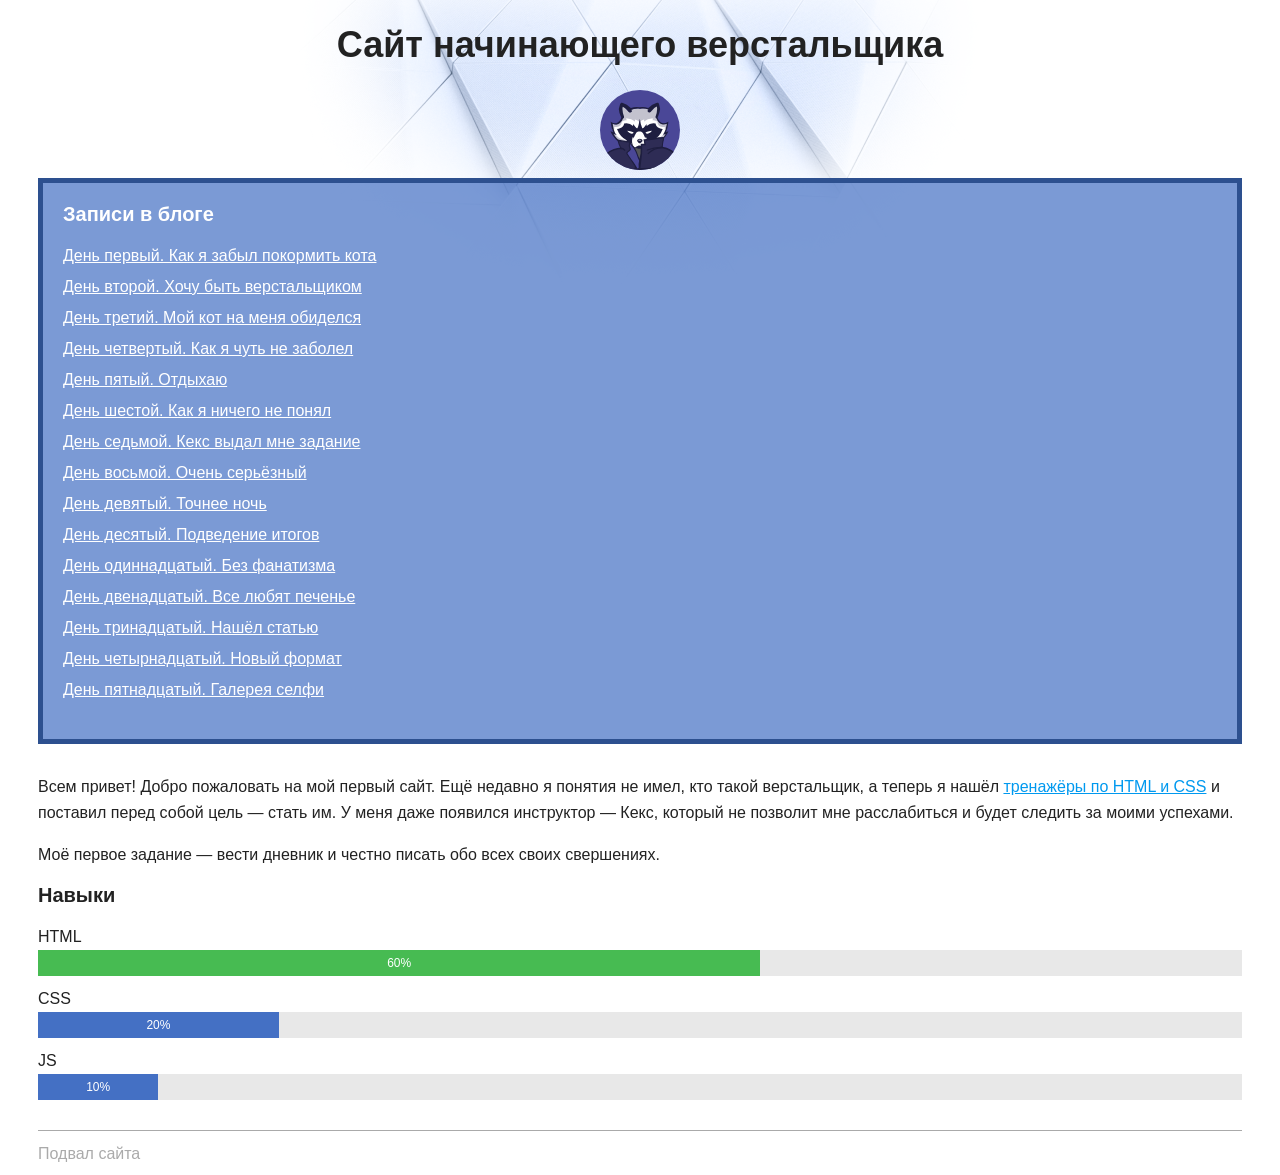
<file: html+css/index.html>
<!DOCTYPE html>
<html lang="ru">
  <head>
    <meta charset="utf-8">
    <title>Сайт начинающего верстальщика</title>
    <link rel="stylesheet" href="style.css">
  </head>
  <body>
    <header>
      <h1 class="page-title">Сайт начинающего верстальщика</h1>
    </header>
    <main>
      <div class="avatar-container">
        <img class="avatar" src="img/raccoon.svg" width="80" height="80" alt="Аватарка">
      </div>
      <nav class="blog-navigation">
        <h2>Записи в блоге</h2>
        <ul>
          <li><a href="day-1.html">День первый. Как я забыл покормить кота</a></li>
          <li><a href="day-2.html">День второй. Хочу быть верстальщиком</a></li>
          <li><a href="day-3.html">День третий. Мой кот на меня обиделся</a></li>
          <li><a href="day-4.html">День четвертый. Как я чуть не заболел</a></li>
          <li><a href="day-5.html">День пятый. Отдыхаю</a></li>
          <li><a href="day-6.html">День шестой. Как я ничего не понял</a></li>
          <li><a href="day-7.html">День седьмой. Кекс выдал мне задание</a></li>
          <li><a href="day-8.html">День восьмой. Очень серьёзный</a></li>
          <li><a href="day-9.html">День девятый. Точнее ночь</a></li>
          <li><a href="day-10.html">День десятый. Подведение итогов</a></li>
          <li><a href="day-11.html">День одиннадцатый. Без фанатизма</a></li>
          <li><a href="day-12.html">День двенадцатый. Все любят печенье</a></li>
          <li><a href="day-13.html">День тринадцатый. Нашёл статью</a></li>
          <li><a href="day-14.html">День четырнадцатый. Новый формат</a></li>
          <li><a href="day-15.html">День пятнадцатый. Галерея селфи</a></li>
        </ul>
      </nav>
      <section>
        <p>Всем привет! Добро пожаловать на мой первый сайт. Ещё недавно я понятия не имел, кто такой верстальщик, а теперь я нашёл <a href="https://htmlacademy.ru/courses">тренажёры по HTML и CSS</a> и поставил перед собой цель — стать им. У меня даже появился инструктор — Кекс, который не позволит мне расслабиться и будет следить за моими успехами.</p>
        <p>Моё первое задание — вести дневник и честно писать обо всех своих свершениях.</p>
      </section>
      <section>
        <h2>Навыки</h2>
        <dl class="skills">
          <dt>HTML</dt>
          <dd><div class="skills-level skills-level-ok" style="width: 60%;">60%</div></dd>
          <dt>CSS</dt>
          <dd><div class="skills-level" style="width: 20%;">20%</div></dd>
          <dt>JS</dt>
          <dd><div class="skills-level" style="width: 10%;">10%</div></dd>
        </dl>
      </section>
    </main>
    <footer>
      Подвал сайта
    </footer>
  </body>
</html>
</file>
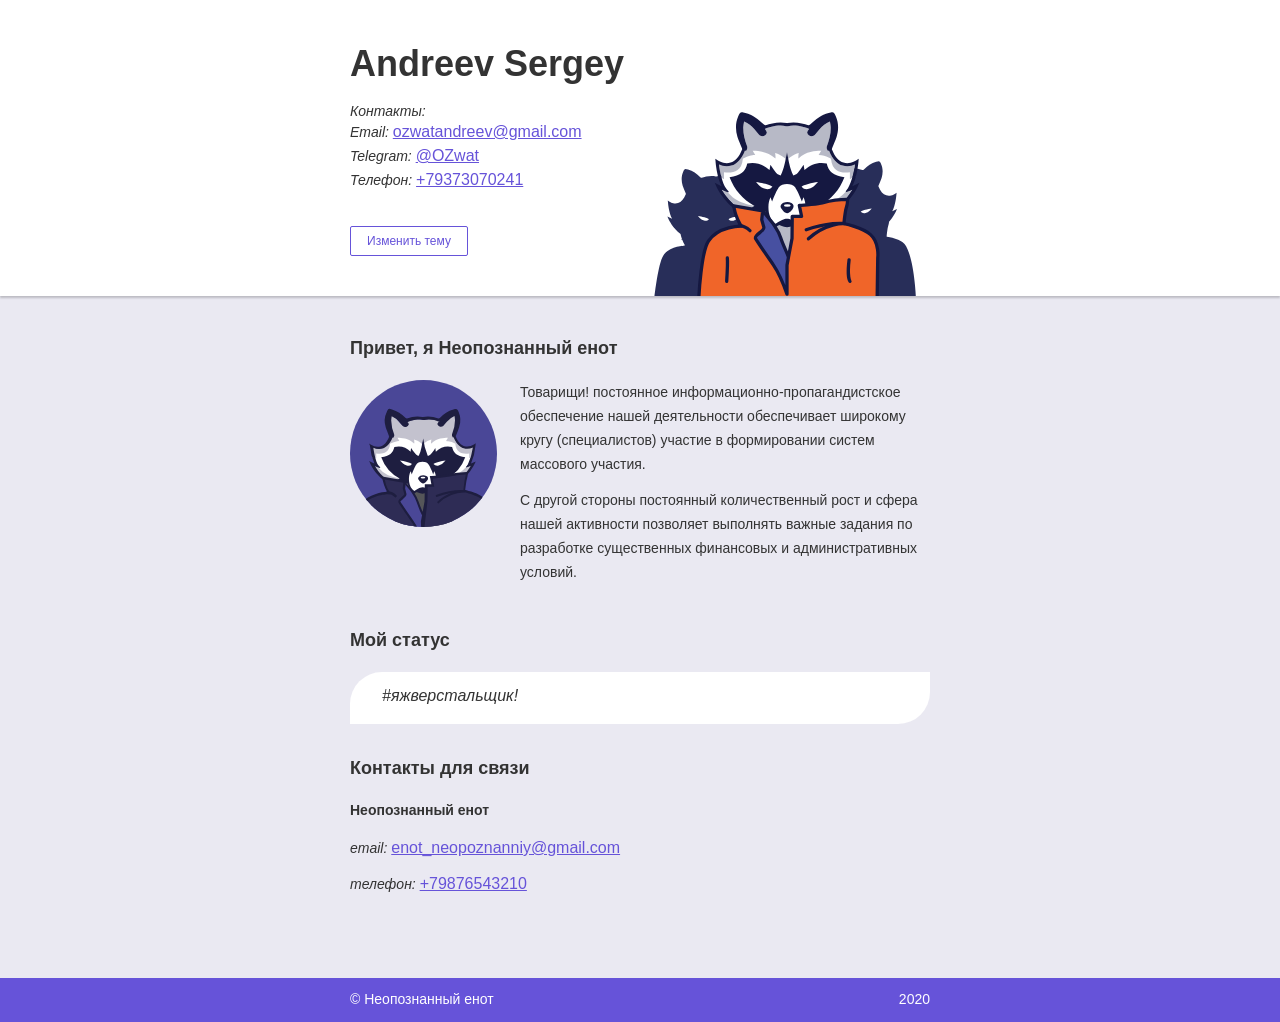
<file: html+js+css/index.html>
<!DOCTYPE html>
<html lang="ru">
<head>
  <meta charset="utf-8">
  <meta name="viewport" content="width=device-width, initial-scale=1.0">
  <link rel="stylesheet" href="style-themes.css">
  <title>AndreevQA</title>
</head>
<body class="page light-theme ">
  <header class="page-header">
    <div class="container">

      <h1 class="page-title">Andreev Sergey</h1>


      <p><i>Контакты:</i>
        <br>
       <i>Email:</i> <a href="mailto:ozwatandreev@gmail.com"> ozwatandreev@gmail.com</a>
<br>
    <i>Telegram:</i>  <a  href="https://t.me/ozwat">@OZwat</a>
        <br>
        <i>Телефон:</i> <a href="tel:+79373070241">+79373070241</a>
      </p>


     <button class="theme-button" type="button">Изменить тему</button>
    </div>
  </header>
  <main>
    <section class="about container">
      <h2 class="section-title">Привет, я Неопознанный енот</h2>
      <img class="about-image" src="img/unknown-raccoon.svg" width="147" height="147" alt="Неопознанный енот">
      <div class="about-content">
        <p>Товарищи! постоянное информационно-пропагандистское обеспечение нашей деятельности обеспечивает широкому кругу (специалистов) участие в формировании систем массового участия.</p>
        <p>С другой стороны постоянный количественный рост и сфера нашей активности позволяет выполнять важные задания по разработке существенных финансовых и административных условий.</p>
      </div>
    </section>
    <section class="status container">
      <h2 class="section-title">Мой статус</h2>
      <p>#яжверстальщик!</p>
    </section>
    <section class="contacts container">
      <h2 class="section-title">Контакты для связи</h2>
        <p class="contacts-name">Неопознанный енот</p>
        <p><i>email:</i> <a href="mailto:enot_neopoznanniy@gmail.com">enot_neopoznanniy@gmail.com</a></p>
        <p><i>телефон:</i> <a href="tel:+79876543210">+79876543210</a></p>
    </section>
  </main>
  <footer class="page-footer">
    <div class="container">
      <p>© Неопознанный енот</p>
      <p>2020</p>
    </div>
  </footer>
<script src="dark-light.js"></script>
</body>
</html>
</file>
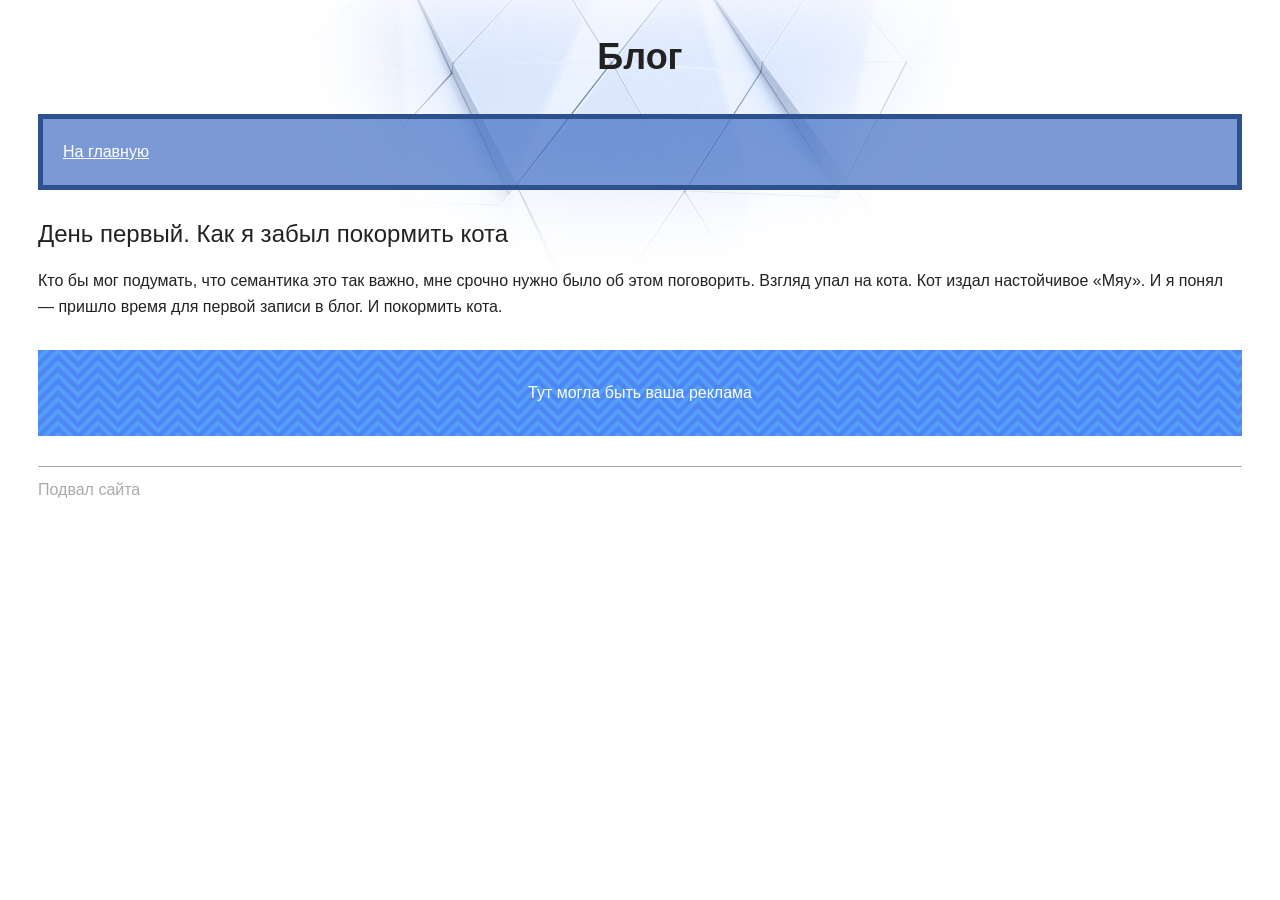
<file: html+css/day-1.html>
<!DOCTYPE html>
<html lang="ru">
  <head>
    <meta charset="utf-8">
    <title>Дневник начинающего верстальщика</title>
    <link rel="stylesheet" href="style.css">
  </head>
  <body>
    <header>
      <p class="page-title">Блог</p>
      <nav class="blog-navigation">
        <a href="index.html">На главную</a>
      </nav>
    </header>
    <main>
      <article>
        <h1>День первый. Как я забыл покормить кота</h1>
        <p>Кто бы мог подумать, что семантика это так важно, мне срочно нужно было об этом поговорить. Взгляд упал на кота. Кот издал настойчивое «Мяу». И я понял — пришло время для первой записи в блог. И покормить кота.</p>
      </article>
      <aside class="partnership">
        Тут могла быть ваша реклама
      </aside>
    </main>
    <footer>
      Подвал сайта
    </footer>
  </body>
</html>
</file>
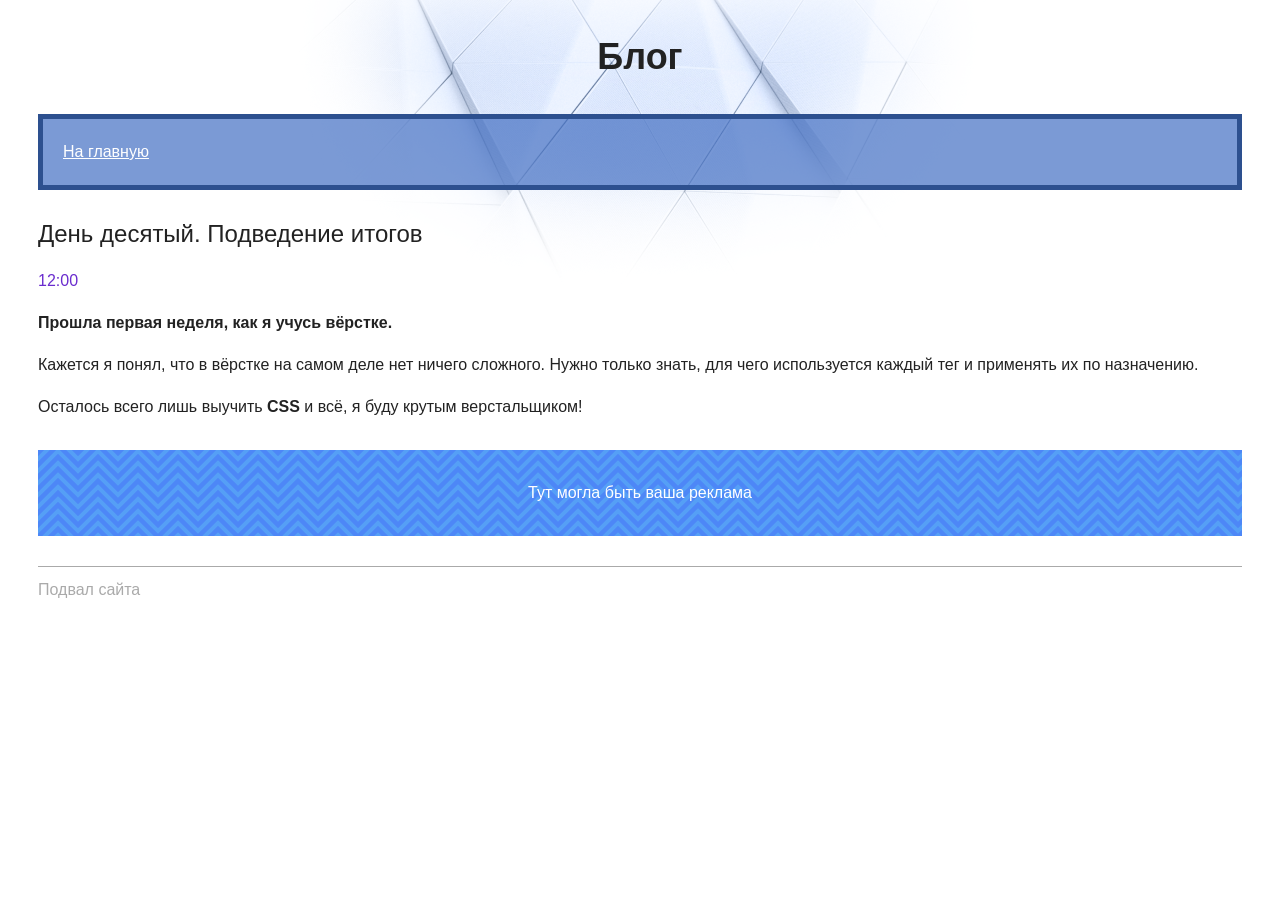
<file: html+css/day-10.html>
<!DOCTYPE html>
<html lang="ru">
  <head>
    <meta charset="utf-8">
    <title>Сайт начинающего верстальщика</title>
    <link rel="stylesheet" href="style.css">
  </head>
  <body>
    <header>
      <p class="page-title">Блог</p>
      <nav class="blog-navigation">
        <a href="index.html">На главную</a>
      </nav>
    </header>
    <main>
      <article>
        <h1>День десятый. Подведение итогов</h1>
        <time datetime="2018-11-28T12:00">12:00</time>

        <p><b>Прошла первая неделя, как я учусь вёрстке.</b></p>

        <p>Кажется я понял, что в вёрстке на самом деле нет ничего сложного. Нужно только знать, для чего используется каждый тег и применять их по назначению.</p>

        <p>Осталось всего лишь выучить <strong>CSS</strong> и всё, я буду крутым верстальщиком!</p>
      </article>
      <aside class="partnership">
        Тут могла быть ваша реклама
      </aside>
    </main>
    <footer>
      Подвал сайта
    </footer>
  </body>
</html>
</file>
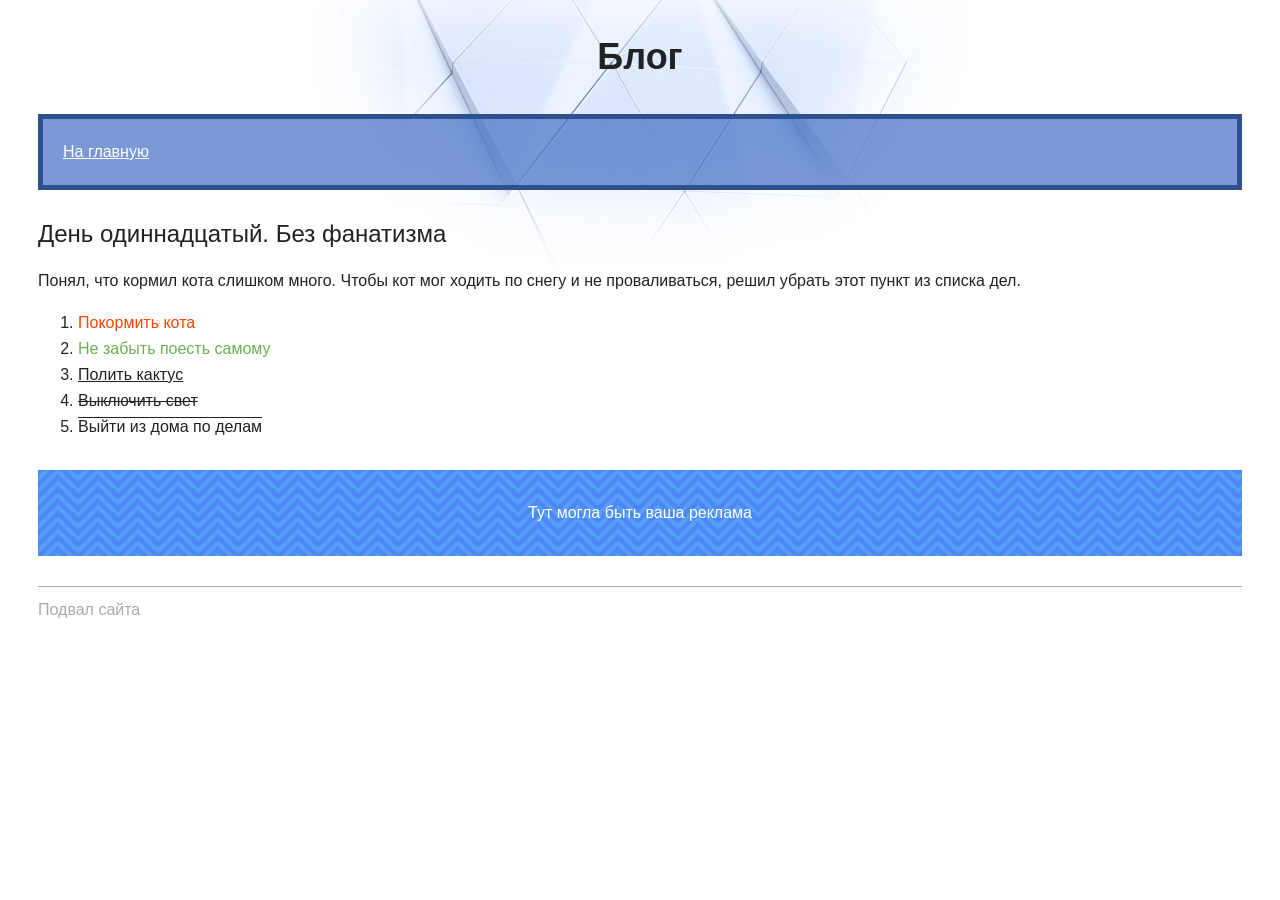
<file: html+css/day-11.html>
<!DOCTYPE html>
<html lang="ru">
  <head>
    <meta charset="utf-8">
    <title>Сайт начинающего верстальщика</title>
    <link rel="stylesheet" href="style.css">
  </head>
  <body>
    <header>
      <p class="page-title">Блог</p>
      <nav class="blog-navigation">
        <a href="index.html">На главную</a>
      </nav>
    </header>
    <main>
      <article>
        <h1>День одиннадцатый. Без фанатизма</h1>
        <p>Понял, что кормил кота слишком много. Чтобы кот мог ходить по снегу и не проваливаться, решил убрать этот пункт из списка дел.</p>
        <ol>
          <li><del>Покормить кота</del></li>
          <li><ins>Не забыть поесть самому</ins></li>
          <li class="underline">Полить кактус</li>
          <li class="line-through">Выключить свет</li>
          <li class="overline">Выйти из дома по делам</li>
        </ol>
      </article>
      <aside class="partnership">
        Тут могла быть ваша реклама
      </aside>
    </main>
    <footer>
      Подвал сайта
    </footer>
  </body>
</html>
</file>
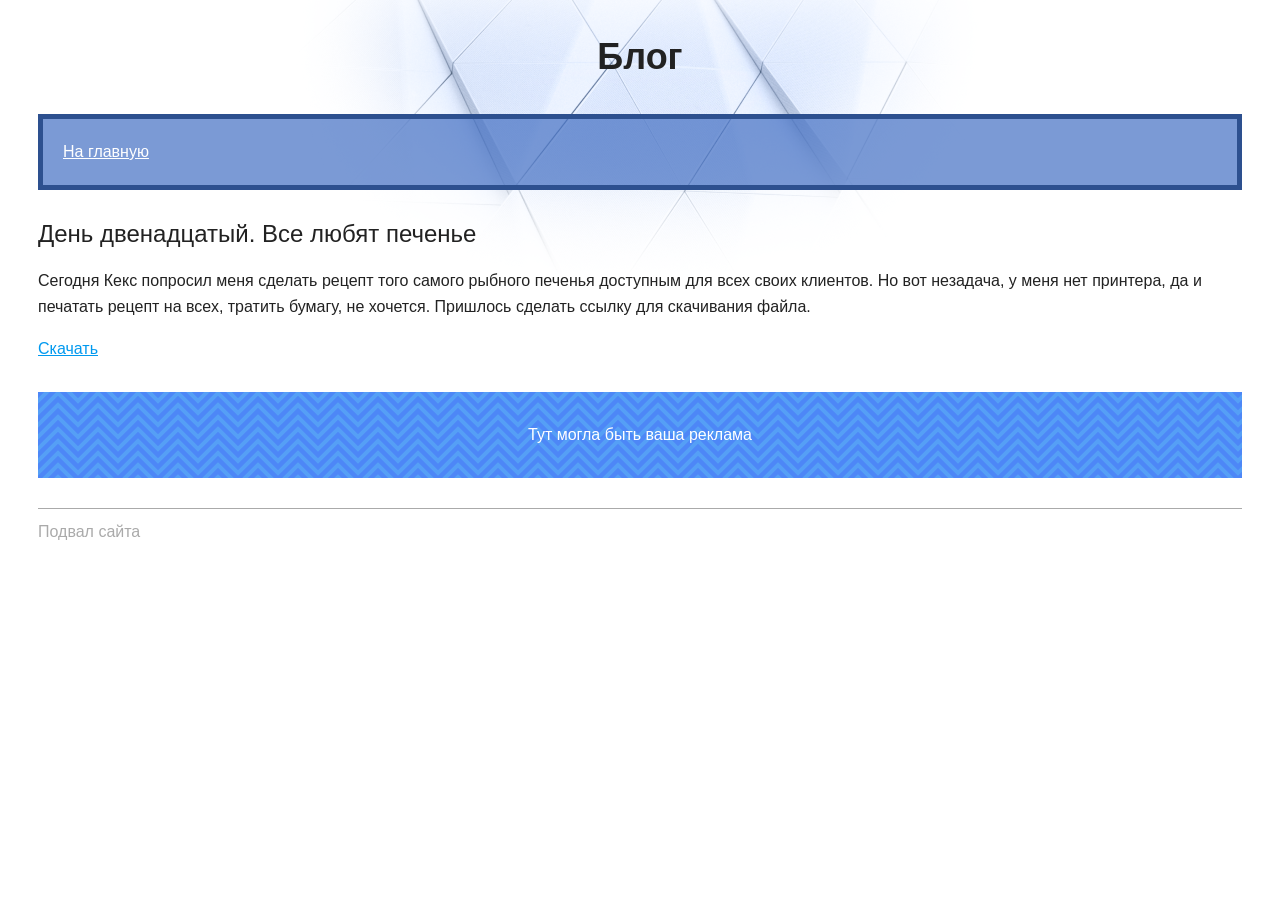
<file: html+css/day-12.html>
<!DOCTYPE html>
<html lang="ru">
  <head>
    <meta charset="utf-8">
    <title>Сайт начинающего верстальщика</title>
    <link rel="stylesheet" href="style.css">
  </head>
  <body>
    <header>
      <p class="page-title">Блог</p>
      <nav class="blog-navigation">
        <a href="index.html">На главную</a>
      </nav>
    </header>
    <main>
      <article>
        <h1>День двенадцатый. Все любят печенье</h1>
        <p>Сегодня Кекс попросил меня сделать рецепт <a>того самого рыбного печенья</a> доступным для всех своих клиентов. Но вот незадача, у меня нет принтера, да и печатать рецепт на всех, тратить бумагу, не хочется. Пришлось сделать ссылку для скачивания файла.</p>
        <p>
          <a href="files/recipe.pdf" download>Скачать</a>
        </p>
      </article>
      <aside class="partnership">
        Тут могла быть ваша реклама
      </aside>
    </main>
    <footer>
      Подвал сайта
    </footer>
  </body>
</html>
</file>
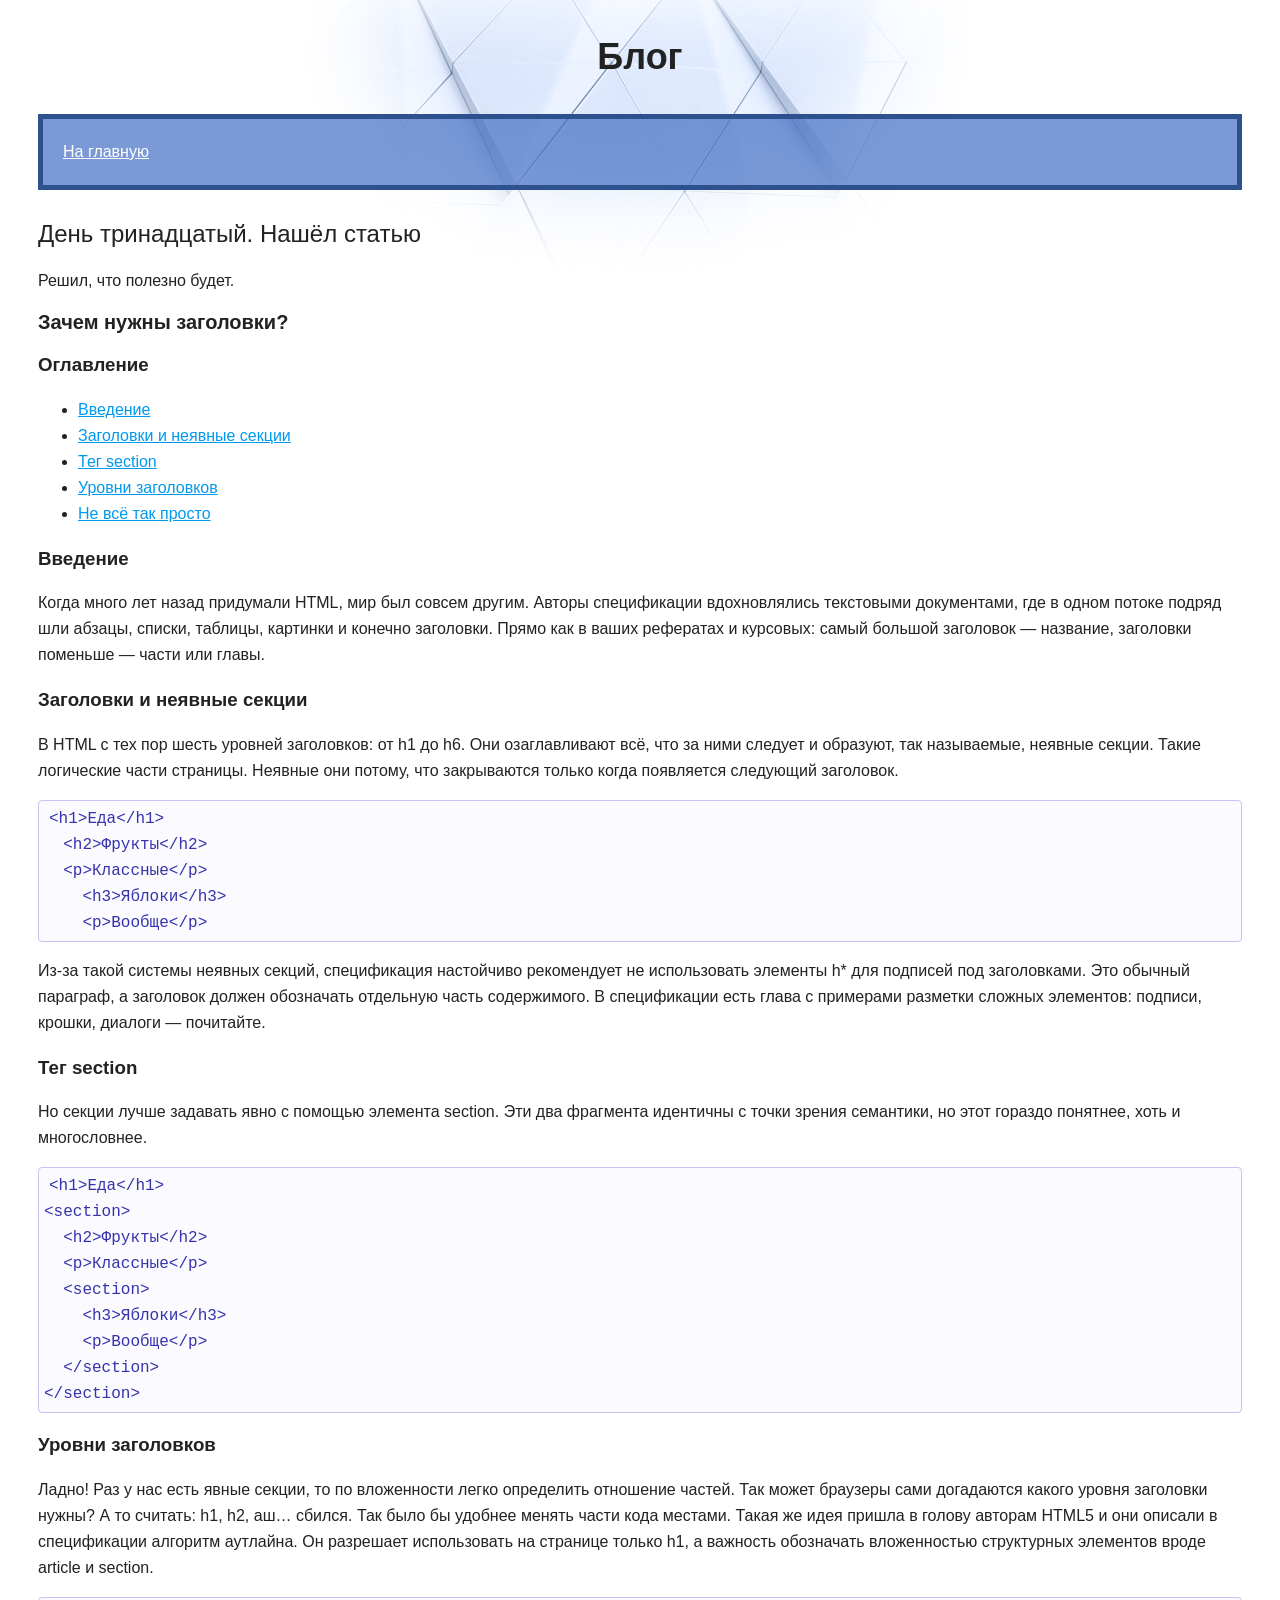
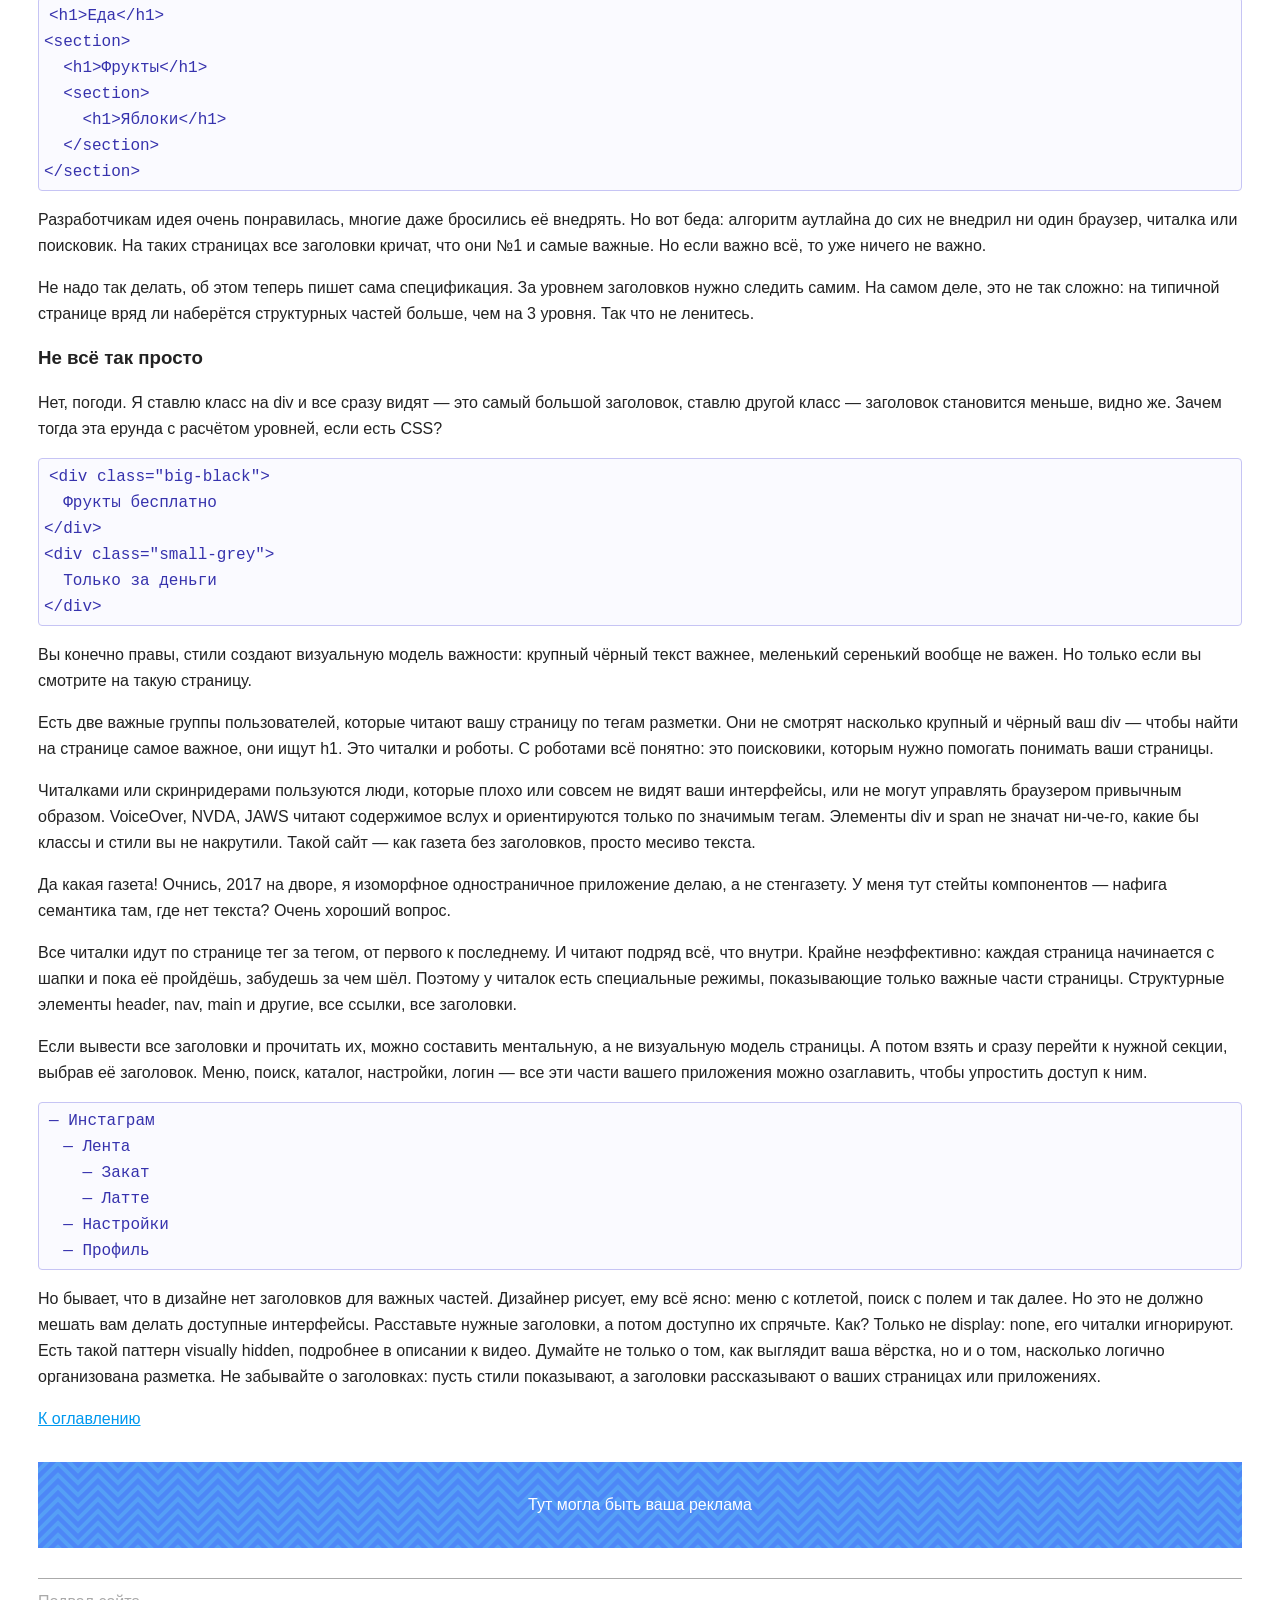
<file: html+css/day-13.html>
<!DOCTYPE html>
<html lang="ru">
  <head>
    <meta charset="utf-8">
    <title>Сайт начинающего верстальщика</title>
    <link rel="stylesheet" href="style.css">
  </head>
  <body>
    <header>
      <p class="page-title">Блог</p>
      <nav class="blog-navigation">
        <a href="index.html">На главную</a>
      </nav>
    </header>
    <main>
      <article>
        <h1>День тринадцатый. Нашёл статью</h1>
        <p>Решил, что полезно будет.</p>

        <h2>Зачем нужны заголовки?</h2>

        <h3 id="content">Оглавление</h3>
        <ul>
          <li>
            <a href="#intro">Введение</a>
          </li>
          <li>
            <a href="#heading">Заголовки и неявные секции</a>
          </li>
          <li>
            <a href="#sections">Тег section</a>
          </li>
          <li>
            <a href="#levels">Уровни заголовков</a>
          </li>
          <li>
            <a href="#easy">Не всё так просто</a>
          </li>
        </ul>

        <article>
          <h3 id="intro">Введение</h3>

          <p>Когда много лет назад придумали HTML, мир был совсем другим. Авторы спецификации вдохновлялись текстовыми документами, где в одном потоке подряд шли абзацы, списки, таблицы, картинки и конечно заголовки. Прямо как в ваших рефератах и курсовых: самый большой заголовок — название, заголовки поменьше — части или главы.</p>

          <h3 id="heading">Заголовки и неявные секции</h3>

          <p>В HTML с тех пор шесть уровней заголовков: от h1 до h6. Они озаглавливают всё, что за ними следует и образуют, так называемые, неявные секции. Такие логические части страницы. Неявные они потому, что закрываются только когда появляется следующий заголовок.</p>

          <pre><code>&lt;h1&gt;Еда&lt;/h1&gt;
  &lt;h2&gt;Фрукты&lt;/h2&gt;
  &lt;p&gt;Классные&lt;/p&gt;
    &lt;h3&gt;Яблоки&lt;/h3&gt;
    &lt;p&gt;Вообще&lt;/p&gt;</code></pre>

          <p>Из-за такой системы неявных секций, спецификация настойчиво рекомендует не использовать элементы h* для подписей под заголовками. Это обычный параграф, а заголовок должен обозначать отдельную часть содержимого. В спецификации есть глава с примерами разметки сложных элементов: подписи, крошки, диалоги — почитайте.</p>

          <h3 id="sections">Тег section</h3>

          <p>Но секции лучше задавать явно с помощью элемента section. Эти два фрагмента идентичны с точки зрения семантики, но этот гораздо понятнее, хоть и многословнее.</p>
          <pre><code>&lt;h1&gt;Еда&lt;/h1&gt;
&lt;section&gt;
  &lt;h2&gt;Фрукты&lt;/h2&gt;
  &lt;p&gt;Классные&lt;/p&gt;
  &lt;section&gt;
    &lt;h3&gt;Яблоки&lt;/h3&gt;
    &lt;p&gt;Вообще&lt;/p&gt;
  &lt;/section&gt;
&lt;/section&gt;</code></pre>

          <h3 id="levels">Уровни заголовков</h3>

          <p>Ладно! Раз у нас есть явные секции, то по вложенности легко определить отношение частей. Так может браузеры сами догадаются какого уровня заголовки нужны? А то считать: h1, h2, аш… сбился. Так было бы удобнее менять части кода местами. Такая же идея пришла в голову авторам HTML5 и они описали в спецификации алгоритм аутлайна. Он разрешает использовать на странице только h1, а важность обозначать вложенностью структурных элементов вроде article и section.</p>

          <pre><code>&lt;h1&gt;Еда&lt;/h1&gt;
&lt;section&gt;
  &lt;h1&gt;Фрукты&lt;/h1&gt;
  &lt;section&gt;
    &lt;h1&gt;Яблоки&lt;/h1&gt;
  &lt;/section&gt;
&lt;/section&gt;</code></pre>

          <p>Разработчикам идея очень понравилась, многие даже бросились её внедрять. Но вот беда: алгоритм аутлайна до сих не внедрил ни один браузер, читалка или поисковик. На таких страницах все заголовки кричат, что они №1 и самые важные. Но если важно всё, то уже ничего не важно.</p>

          <p>Не надо так делать, об этом теперь пишет сама спецификация. За уровнем заголовков нужно следить самим. На самом деле, это не так сложно: на типичной странице вряд ли наберётся структурных частей больше, чем на 3 уровня. Так что не ленитесь.</p>

          <h3 id="easy">Не всё так просто</h3>

          <p>Нет, погоди. Я ставлю класс на div и все сразу видят — это самый большой заголовок, ставлю другой класс — заголовок становится меньше, видно же. Зачем тогда эта ерунда с расчётом уровней, если есть CSS?</p>

          <pre><code>&lt;div class="big-black"&gt;
  Фрукты бесплатно
&lt;/div&gt;
&lt;div class="small-grey"&gt;
  Только за деньги
&lt;/div&gt;</code></pre>

          <p>Вы конечно правы, стили создают визуальную модель важности: крупный чёрный текст важнее, меленький серенький вообще не важен. Но только если вы смотрите на такую страницу.</p>

          <p>Есть две важные группы пользователей, которые читают вашу страницу по тегам разметки. Они не смотрят насколько крупный и чёрный ваш div — чтобы найти на странице самое важное, они ищут h1. Это читалки и роботы. С роботами всё понятно: это поисковики, которым нужно помогать понимать ваши страницы.</p>

          <p>Читалками или скринридерами пользуются люди, которые плохо или совсем не видят ваши интерфейсы, или не могут управлять браузером привычным образом. VoiceOver, NVDA, JAWS читают содержимое вслух и ориентируются только по значимым тегам. Элементы div и span не значат ни-че-го, какие бы классы и стили вы не накрутили. Такой сайт — как газета без заголовков, просто месиво текста.</p>

          <p>Да какая газета! Очнись, 2017 на дворе, я изоморфное одностраничное приложение делаю, а не стенгазету. У меня тут стейты компонентов — нафига семантика там, где нет текста? Очень хороший вопрос.</p>

          <p>Все читалки идут по странице тег за тегом, от первого к последнему. И читают подряд всё, что внутри. Крайне неэффективно: каждая страница начинается с шапки и пока её пройдёшь, забудешь за чем шёл. Поэтому у читалок есть специальные режимы, показывающие только важные части страницы. Структурные элементы header, nav, main и другие, все ссылки, все заголовки.</p>

          <p>Если вывести все заголовки и прочитать их, можно составить ментальную, а не визуальную модель страницы. А потом взять и сразу перейти к нужной секции, выбрав её заголовок. Меню, поиск, каталог, настройки, логин — все эти части вашего приложения можно озаглавить, чтобы упростить доступ к ним.</p>

          <pre><code>— Инстаграм
  — Лента
    — Закат
    — Латте
  — Настройки
  — Профиль</code></pre>

          <p>Но бывает, что в дизайне нет заголовков для важных частей. Дизайнер рисует, ему всё ясно: меню с котлетой, поиск с полем и так далее. Но это не должно мешать вам делать доступные интерфейсы. Расставьте нужные заголовки, а потом доступно их спрячьте. Как? Только не display: none, его читалки игнорируют. Есть такой паттерн visually hidden, подробнее в описании к видео.

          Думайте не только о том, как выглядит ваша вёрстка, но и о том, насколько логично организована разметка. Не забывайте о заголовках: пусть стили показывают, а заголовки рассказывают о ваших страницах или приложениях.</p>

          <p>
            <a href="#content">К оглавлению</a>
          </p>
        </article>
      </article>
      <aside class="partnership">
        Тут могла быть ваша реклама
      </aside>
    </main>
    <footer>
      Подвал сайта
    </footer>
  </body>
</html>
</file>
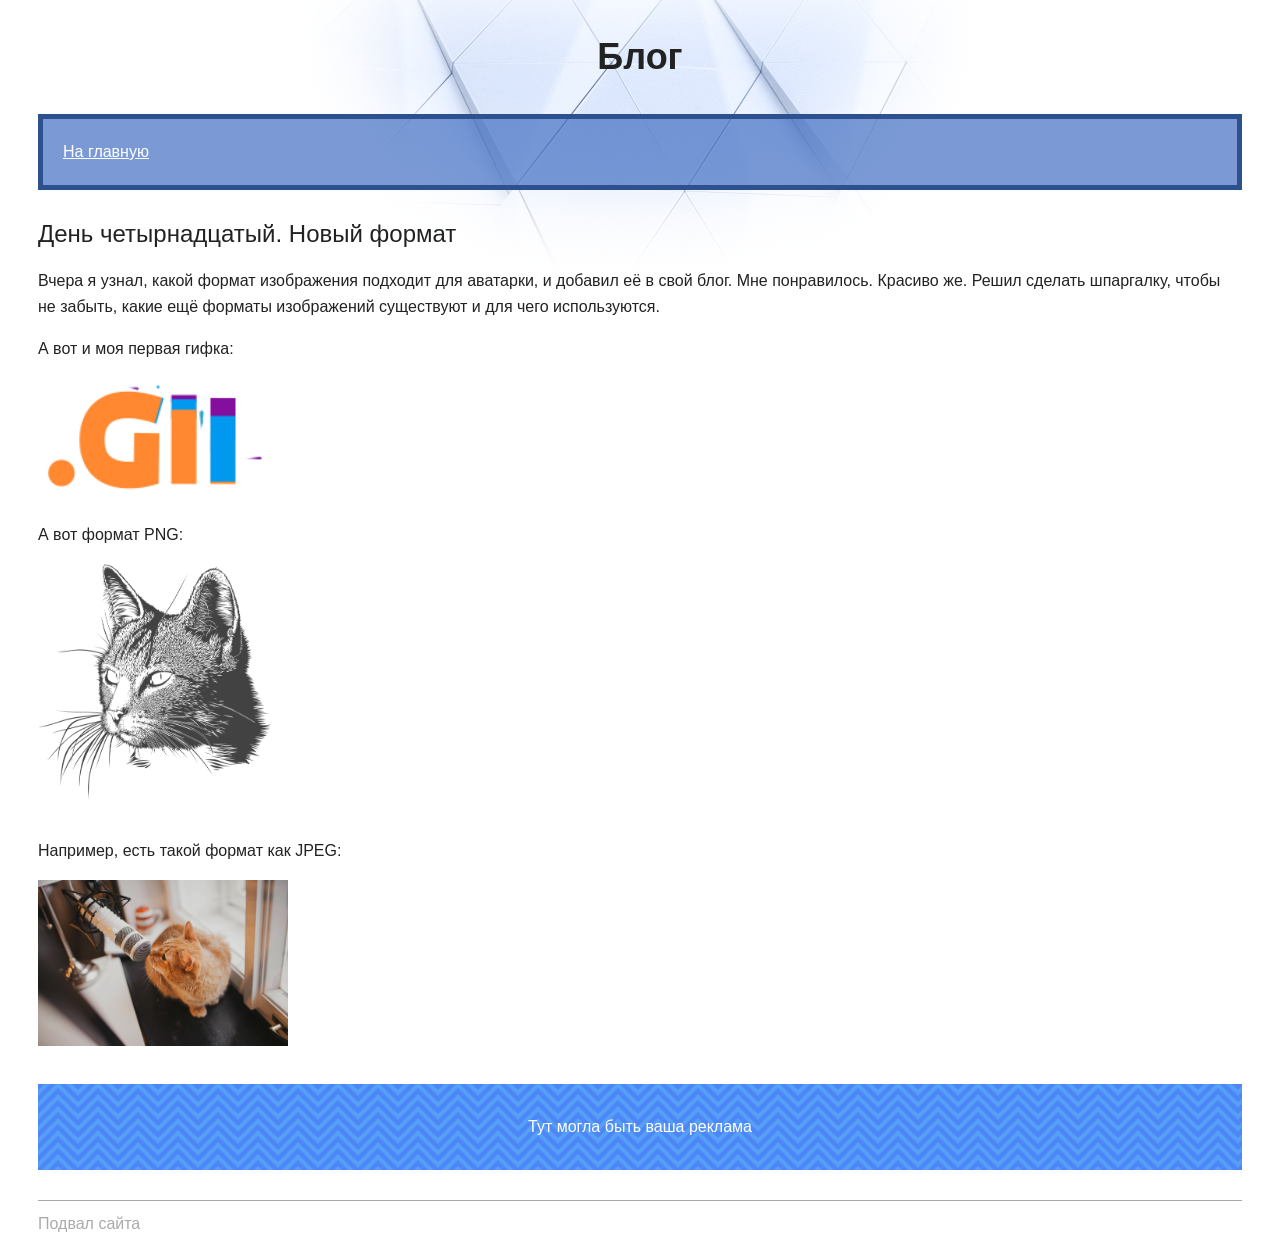
<file: html+css/day-14.html>
<!DOCTYPE html>
<html lang="ru">
  <head>
    <meta charset="utf-8">
    <title>Сайт начинающего верстальщика</title>
    <link rel="stylesheet" href="style.css">
  </head>
  <body>
    <header>
      <p class="page-title">Блог</p>
      <nav class="blog-navigation">
        <a href="index.html">На главную</a>
      </nav>
    </header>
    <main>
      <article>
        <h1>День четырнадцатый. Новый формат</h1>
        <p>Вчера я узнал, какой формат изображения подходит для аватарки, и добавил её в свой блог. Мне понравилось. Красиво же. Решил сделать шпаргалку, чтобы не забыть, какие ещё форматы изображений существуют и для чего используются.</p>

        <p>А вот и моя первая гифка:</p>
        <img src="files/gifka.gif" width="250" height="120" alt="Анимация GIF">

        <p>А вот формат PNG:</p>
        <img src="files/portrait.png" height="250" alt="Портрет котика">

        <p>Например, есть такой формат как JPEG:</p>
        <img src="files/instructor-keks.jpg" width="250" alt="Инструктор Кекс">
      </article>
      <aside class="partnership">
        Тут могла быть ваша реклама
      </aside>
    </main>
    <footer>
      Подвал сайта
    </footer>
  </body>
</html>
</file>
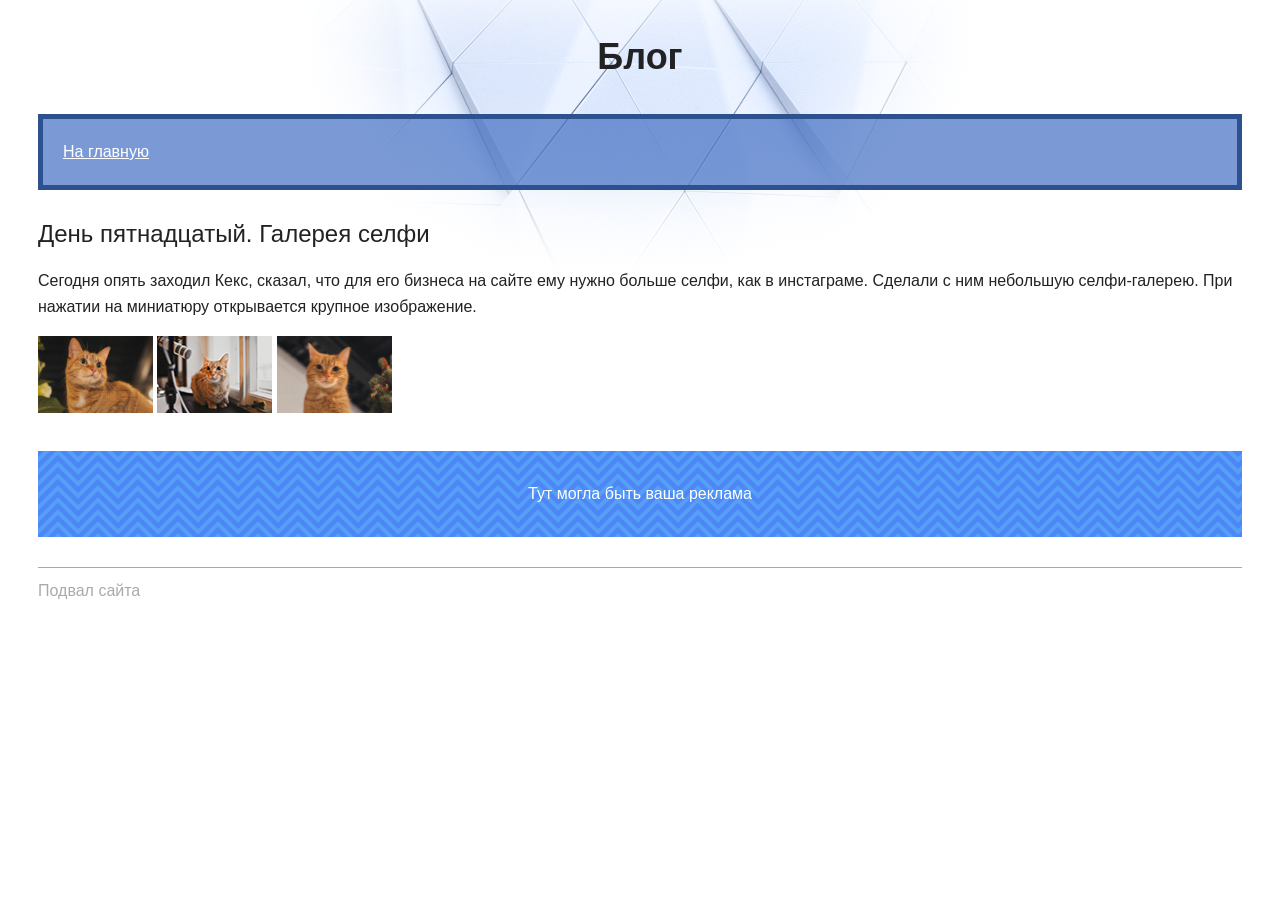
<file: html+css/day-15.html>
<!DOCTYPE html>
<html lang="ru">
  <head>
    <meta charset="utf-8">
    <title>Сайт начинающего верстальщика</title>
    <link rel="stylesheet" href="style.css">
  </head>
  <body>
    <header>
      <p class="page-title">Блог</p>
      <nav class="blog-navigation">
        <a href="index.html">На главную</a>
      </nav>
    </header>
    <main>
      <article>
        <h1>День пятнадцатый. Галерея селфи</h1>
        <p>Сегодня опять заходил Кекс, сказал, что для его бизнеса на сайте ему нужно больше селфи, как в инстаграме. Сделали с ним небольшую селфи-галерею. При нажатии на миниатюру открывается крупное изображение.</p>
        <p>
          <a href="photo-1.html"><img src="files/preview-1.jpg" alt="Фоточка Кекса" width="115" height="77"></a>
          <a href="photo-2.html"><img src="files/preview-2.jpg" alt="Фоточка Кекса" width="115" height="77"></a>
          <a href="photo-3.html"><img src="files/preview-3.jpg" alt="Фоточка Кекса" width="115" height="77"></a>
        </p>
      </article>
      <aside class="partnership">
        Тут могла быть ваша реклама
      </aside>
    </main>
    <footer>
      Подвал сайта
    </footer>
  </body>
</html>
</file>
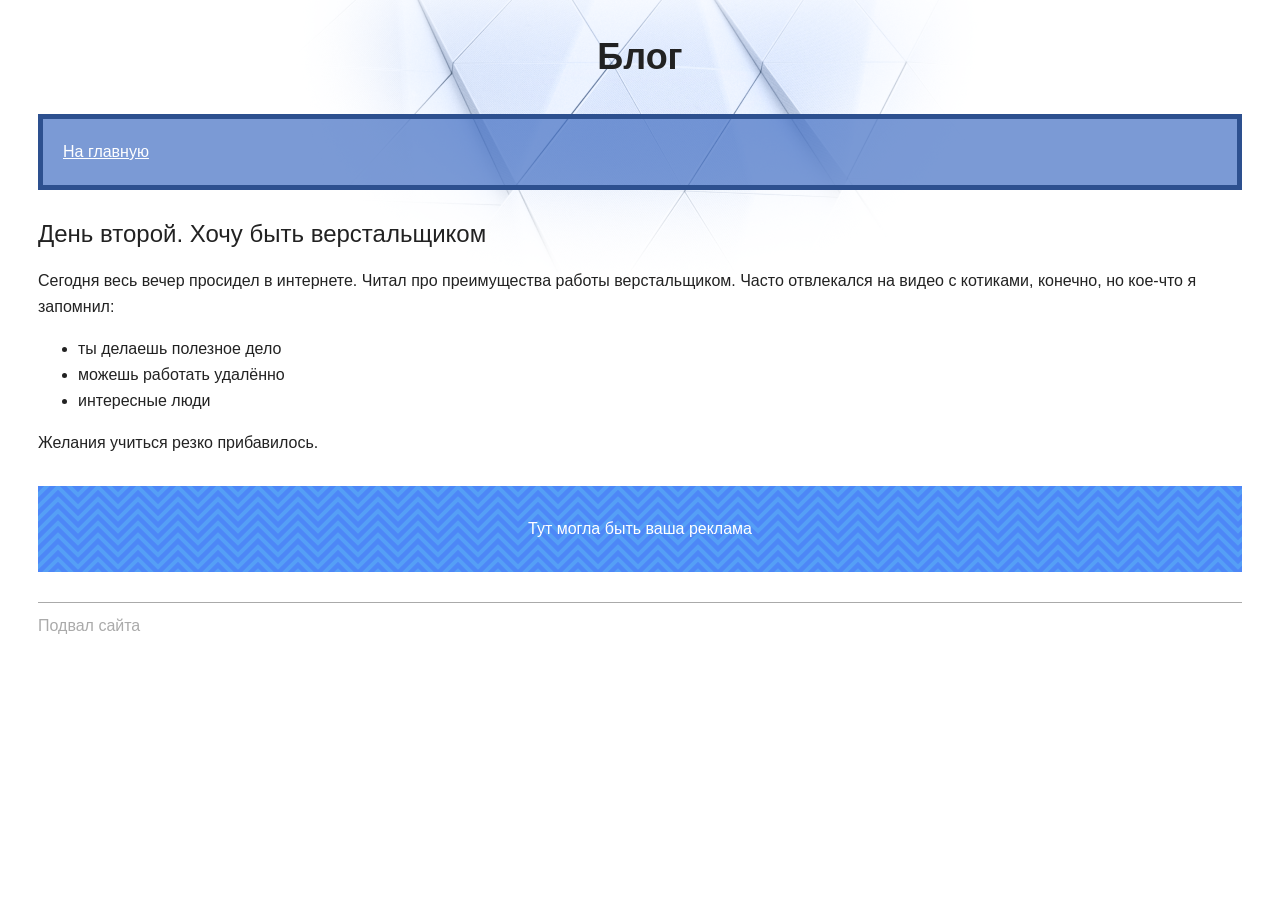
<file: html+css/day-2.html>
<!DOCTYPE html>
<html lang="ru">
  <head>
    <meta charset="utf-8">
    <title>Дневник начинающего верстальщика</title>
    <link rel="stylesheet" href="style.css">
  </head>
  <body>
    <header>
      <p class="page-title">Блог</p>
      <nav class="blog-navigation">
        <a href="index.html">На главную</a>
      </nav>
    </header>
    <main>
      <article>
        <h1>День второй. Хочу быть верстальщиком</h1>
        <p>Сегодня весь вечер просидел в интернете. Читал про преимущества работы верстальщиком. Часто отвлекался на видео с котиками, конечно, но кое-что я запомнил:</p>

        <ul>
          <li>ты делаешь полезное дело</li>
          <li>можешь работать удалённо</li>
          <li>интересные люди</li>
        </ul>

        <p>Желания учиться резко прибавилось.</p>
      </article>
      <aside class="partnership">
        Тут могла быть ваша реклама
      </aside>
    </main>
    <footer>
      Подвал сайта
    </footer>
  </body>
</html>
</file>
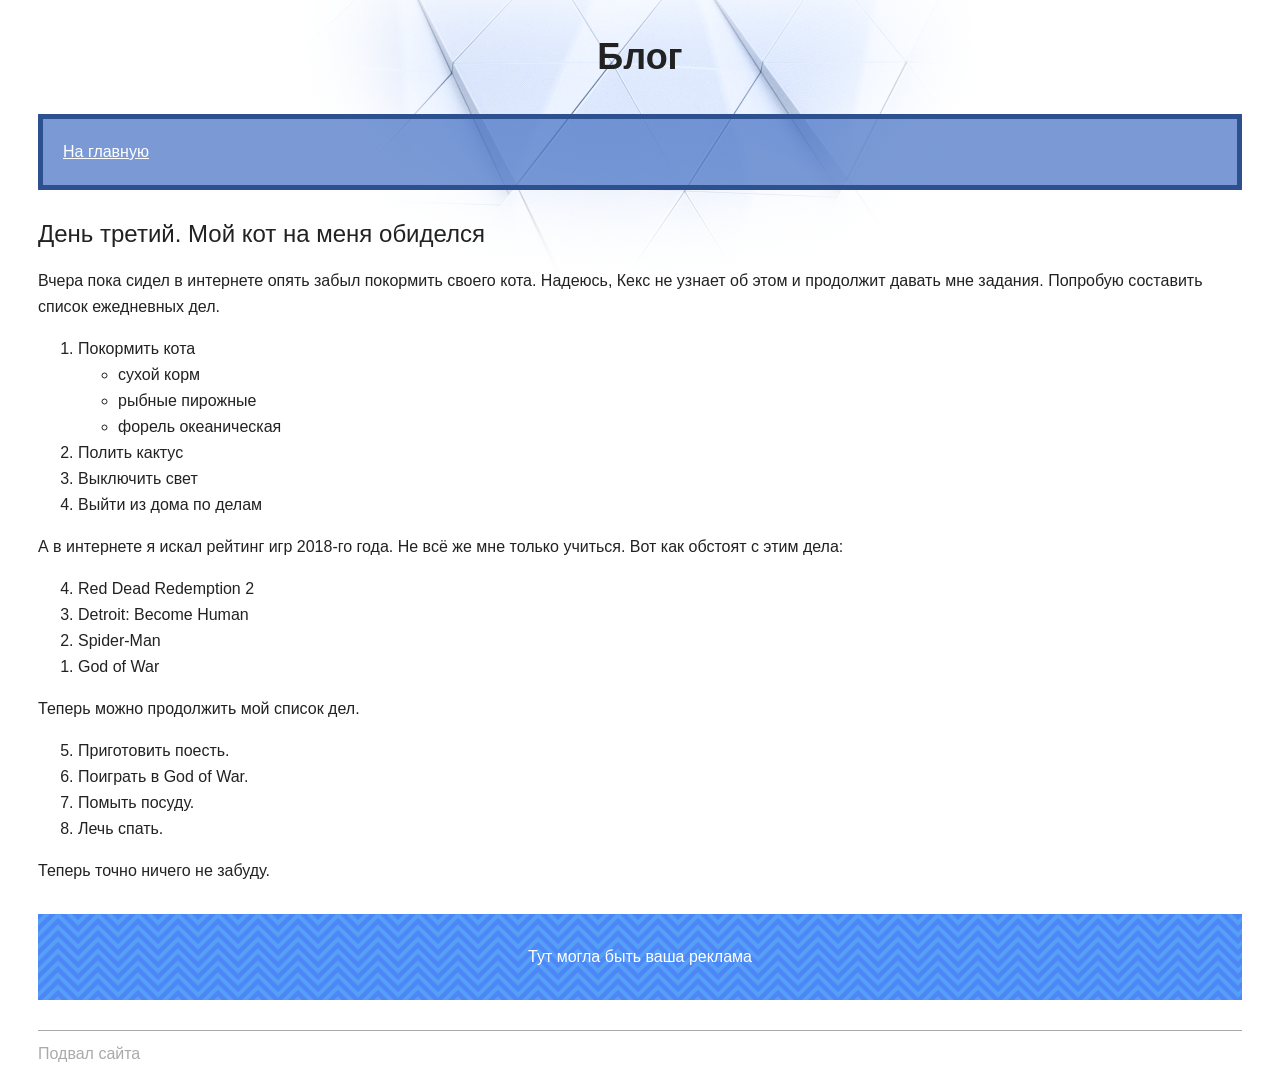
<file: html+css/day-3.html>
<!DOCTYPE html>
<html lang="ru">
  <head>
    <meta charset="utf-8">
    <title>Сайт начинающего верстальщика</title>
    <link rel="stylesheet" href="style.css">
  </head>
  <body>
    <header>
      <p class="page-title">Блог</p>
      <nav class="blog-navigation">
        <a href="index.html">На главную</a>
      </nav>
    </header>
    <main>
      <article>
        <h1>День третий. Мой кот на меня обиделся</h1>
        <p>Вчера пока сидел в интернете опять забыл покормить своего кота. Надеюсь, Кекс не узнает об этом и продолжит давать мне задания. Попробую составить список ежедневных дел.</p>
        <ol>
          <li>Покормить кота
            <ul>
              <li>сухой корм</li>
              <li>рыбные пирожные</li>
              <li>форель океаническая</li>
            </ul>
          </li>
          <li>Полить кактус</li>
          <li>Выключить свет</li>
          <li>Выйти из дома по делам</li>
        </ol>

        <p>А в интернете я искал рейтинг игр 2018-го года. Не всё же мне только учиться. Вот как обстоят с этим дела:</p>
        <ol reversed>
          <li>Red Dead Redemption 2</li>
          <li>Detroit: Become Human</li>
          <li>Spider-Man</li>
          <li>God of War</li>
        </ol>

        <p>Теперь можно продолжить мой список дел.</p>
        <ol start="5">
          <li>Приготовить поесть.</li>
          <li>Поиграть в God of War.</li>
          <li>Помыть посуду.</li>
          <li>Лечь спать.</li>
        </ol>

        <p>Теперь точно ничего не забуду.</p>
      </article>
      <aside class="partnership">
        Тут могла быть ваша реклама
      </aside>
    </main>
    <footer>
      Подвал сайта
    </footer>
  </body>
</html>
</file>
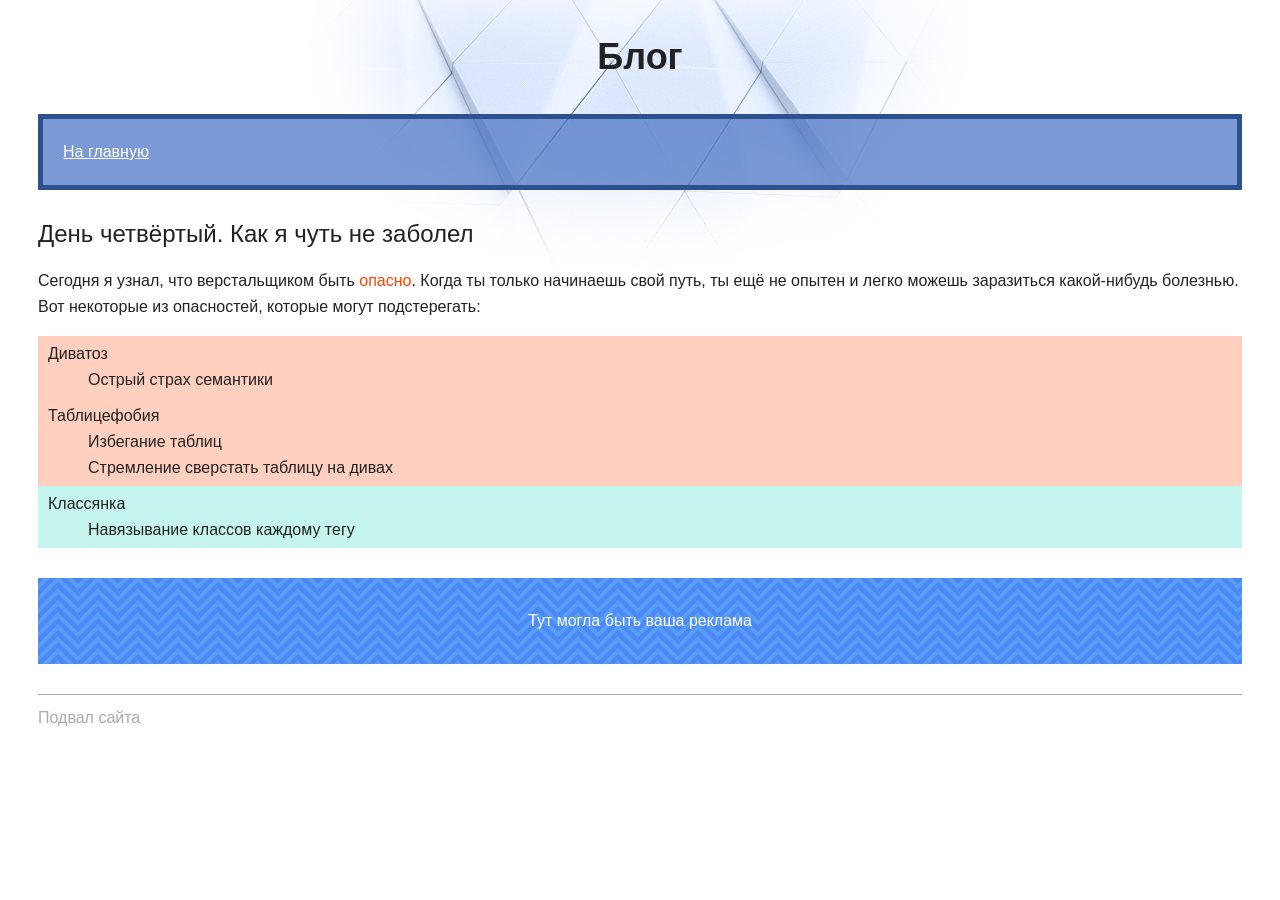
<file: html+css/day-4.html>
<!DOCTYPE html>
<html lang="ru">
  <head>
    <meta charset="utf-8">
    <title>Сайт начинающего верстальщика</title>
    <link rel="stylesheet" href="style.css">
  </head>
  <body>
    <header>
      <p class="page-title">Блог</p>
      <nav class="blog-navigation">
        <a href="index.html">На главную</a>
      </nav>
    </header>
    <main>
      <article>
        <h1>День четвёртый. Как я чуть не заболел</h1>
        <p>Сегодня я узнал, что верстальщиком быть <span class="danger-text">опасно</span>. Когда ты только начинаешь свой путь, ты ещё не опытен и легко можешь заразиться какой-нибудь болезнью. Вот некоторые из опасностей, которые могут подстерегать:</p>

        <dl>
          <div class="danger-block">
            <dt>Диватоз</dt>
            <dd>Острый страх семантики</dd>
           </div>
           <div class="danger-block">
            <dt>Таблицефобия</dt>
            <dd>Избегание таблиц</dd>
            <dd>Стремление сверстать таблицу на дивах</dd>
          </div>
          <div class="no-danger-block">
            <dt>Классянка</dt>
            <dd>Навязывание классов каждому тегу</dd>
          </div>
        </dl>
      </article>
      <aside class="partnership">
        Тут могла быть ваша реклама
      </aside>
    </main>
    <footer>
      Подвал сайта
    </footer>
  </body>
</html>
</file>
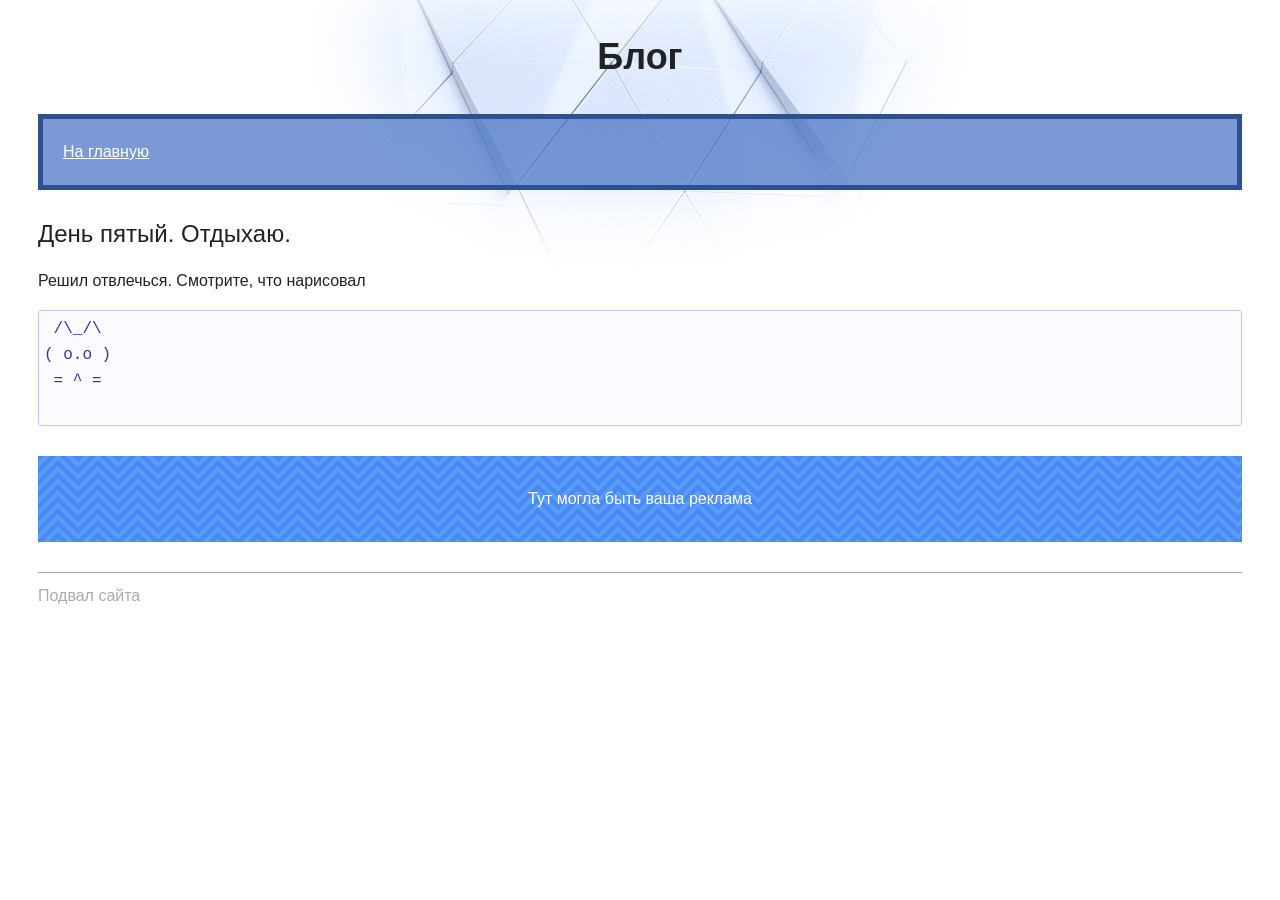
<file: html+css/day-5.html>
<!DOCTYPE html>
<html lang="ru">
  <head>
    <meta charset="utf-8">
    <title>Сайт начинающего верстальщика</title>
    <link rel="stylesheet" href="style.css">
  </head>
  <body>
    <header>
      <p class="page-title">Блог</p>
      <nav class="blog-navigation">
        <a href="index.html">На главную</a>
      </nav>
    </header>
    <main>
      <article>
        <h1>День пятый. Отдыхаю.</h1>
        <p>Решил отвлечься. Смотрите, что нарисовал</p>

        <pre>
 /\_/\
( o.o )
 = ^ =
        </pre>
      </article>
      <aside class="partnership">
        Тут могла быть ваша реклама
      </aside>
    </main>
    <footer>
      Подвал сайта
    </footer>
  </body>
</html>
</file>
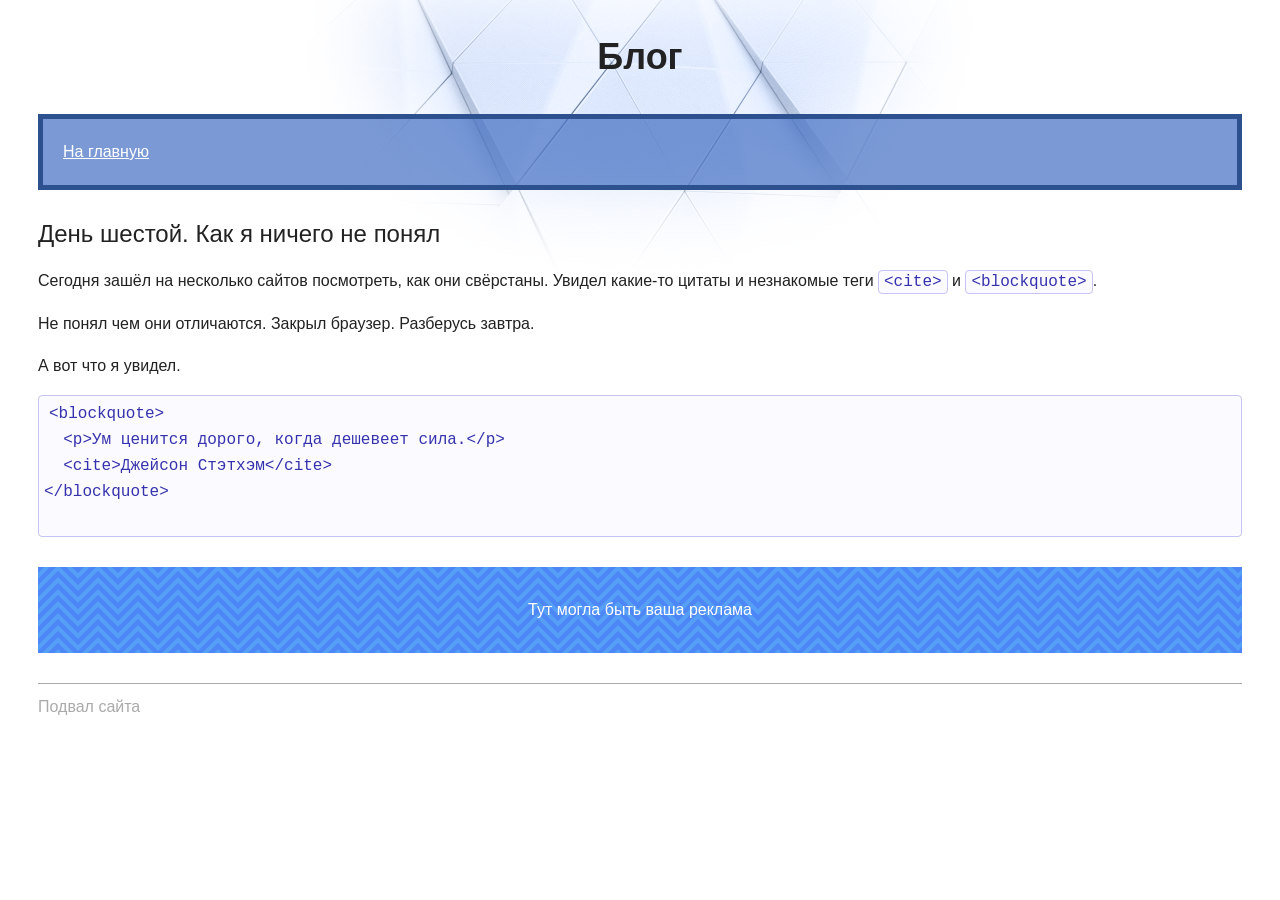
<file: html+css/day-6.html>
<!DOCTYPE html>
<html lang="ru">
  <head>
    <meta charset="utf-8">
    <title>Сайт начинающего верстальщика</title>
    <link rel="stylesheet" href="style.css">
  </head>
  <body>
    <header>
      <p class="page-title">Блог</p>
      <nav class="blog-navigation">
        <a href="index.html">На главную</a>
      </nav>
    </header>
    <main>
      <article>
        <h1>День шестой. Как я ничего не понял</h1>
        <p>Сегодня зашёл на несколько сайтов посмотреть, как они свёрстаны. Увидел какие-то цитаты и незнакомые теги <code>&lt;cite&gt;</code> и <code>&lt;blockquote&gt;</code>.</p>
        <p>Не понял чем они отличаются. Закрыл браузер. Разберусь завтра.</p>
        <p>А вот что я увидел.</p>
       <pre><code>&lt;blockquote&gt;
  &lt;p&gt;Ум ценится дорого, когда дешевеет сила.&lt;/p&gt;
  &lt;cite&gt;Джейсон Стэтхэм&lt;/cite&gt;
&lt;/blockquote&gt;
     </code></pre>
      </article>
      <aside class="partnership">
        Тут могла быть ваша реклама
      </aside>
    </main>
    <footer>
      Подвал сайта
    </footer>
  </body>
</html>
</file>
<file: html+css/style.css>
body {
  padding: 0 30px;
  font-size: 16px;
  line-height: 26px;
  font-family: "Arial", sans-serif;
  color: #222222;

  background: #ffffff url("img/bg-page.png") no-repeat top center;
}

h1 {
  font-weight: 400;
  font-size: 24px;
  line-height: normal;
}

h2 {
  font-size: 20px;
  line-height: normal;
}

aside {
  margin: 20px 0;
  color: #c4c4c4;
}

pre,
code {
  background-color: #fafaff;
  border: 1px solid #c6c4f4;
  border-radius: 4px;
  color: #3632ad;
  font-family: "Courier New", "Courier", monospace;
}

pre {
  padding: 5px;
}

code {
  padding: 2px 5px;
}

pre code {
  background-color: transparent;
  border-radius: 0;
  border: none;
}


blockquote {
  padding-left: 14px;
  border-left: 2px solid #6a2cce;

  color: #6a2cce;
}

cite {
  color: #222222;
}

time {
  color: #6a2cce;
}

a[href] {
  color: #0099ef;
  text-decoration: underline;
}

del {
  color: #ff4400;
}

ins {
  color: rgb(105, 178, 83);
}

del,
ins {
  text-decoration: none;
}

em,
i {
  font-style: normal;
}

.avatar {
  border-radius: 50%;
}

.avatar-container {
  text-align: center;
}

.blog-navigation {
  margin-bottom: 30px;
  padding: 20px;

  background-color: rgba(68, 112, 196, 0.7);
  border: 5px solid #2d508f;

  color: #ffffff;
}

.blog-navigation h2 {
  margin-top: 0;
}

.blog-navigation ul {
  list-style: none;
  padding-left: 0;
}

.blog-navigation li {
  margin-bottom: 5px;
}

.blog-navigation a {
  color: #ffffff;
}

.skills dd {
  margin: 0;
  margin-bottom: 10px;

  background-color: #e8e8e8;
}

.skills-level {
  font-size: 12px;
  text-align: center;
  color: #ffffff;
  background-color: #4470c4;
}

.skills-level-ok {
  background-color: #47bb52;
}

.days {
  list-style: none;
  padding-left: 0;
}

figure {
  margin-left: 0;
  margin-right: 0;
}

figure img {
  vertical-align: middle;
  border: 8px solid rgb(202, 224, 248);
}

figcaption {
  width: 502px;
  padding-bottom: 8px;
  font-size: 12px;
  letter-spacing: 0.02em;
  font-style: italic;
  text-align: center;
  background-color: rgb(202, 224, 248);
}

.pagination a {
  display: inline-block;
  margin-right: 30px;
  margin-bottom: 15px;
}

.pagination {
  text-align: center;
  color: #888888;
}

.danger-text {
  color: #ff4400;
}

.danger-block {
  padding: 5px 10px;
  background-color: #ffd0bf;
}

.no-danger-block {
  padding: 5px 10px;
  background-color: #c6f5f0;
}

footer {
  margin-top: 30px;
  padding-top: 10px;
  color: #aaaaaa;
  border-top: 1px solid #aaaaaa;
}

.page-title {
  font-weight: bold;
  font-size: 36px;
  line-height: 42px;
  font-family: "Verdana", sans-serif;
  text-align: center;
}

.partnership {
  margin: 30px 0;
  padding: 30px;
  text-align: center;
  color: #ffffff;
  background-color: #4a87fa;
  background-image: url("img/bg-partnership.svg");
}

.underline {
  text-decoration: underline;
}

.line-through {
  text-decoration: line-through;
}

.overline {
  text-decoration: overline;
}

.italic {
  font-style: italic;
}
</file>
<file: html+js+css/style-themes.css>
* {
  box-sizing: border-box;
}

.container {
  width: 580px;
  margin: 0 auto;
}

.page {
  display: flex;
  flex-direction: column;
  min-width: 640px;
  min-height: 100vh;
  margin: 0;
  font-family: "Verdana", "Tahoma", sans-serif;
  font-size: 14px;
  line-height: 18px;
  color: #333333;
  background-color: #eae9f2;
}

.section-title {
  width: 100%;
  margin: 0;
  margin-bottom: 20px;
  padding: 0;
  font-weight: bold;
  font-size: 18px;
  line-height: 24px;
}

a {
  color: #6653d9;
}

a:focus {
  outline-color: #b6aaff;
}

.page-header {
  margin-bottom: 40px;
  background-color: #ffffff;
  box-shadow: 0 2px 2px rgba(0, 0, 0, 0.2);
}

.page-header .container {
  padding-top: 40px;
  padding-bottom: 40px;
  background-image: url("img/raccoons.svg");
  background-repeat: no-repeat;
  background-position: bottom right;
  background-size: 290px 212px;
}

.page-header a {
  font-size: 16px;
  line-height: 24px;
}

.page-title {
  margin: 0;
  margin-bottom: 4px;
  padding: 0;
  font-weight: bold;
  font-size: 36px;
  line-height: 48px;
}

.theme-button {
  position: relative;
  margin-top: 20px;
  padding-top: 7px;
  padding-right: 16px;
  padding-bottom: 7px;
  padding-left: 16px;
  font-size: 12px;
  border-radius: 2px;
  background-color: transparent;
  cursor: pointer;
  color: #6653d9;
  border: 1px solid #6653d9;
}

.theme-button:active {
  opacity: 0.8;
}

.theme-button:focus,
.theme-button:hover {
  color: #ffffff;
  background-color: #6653d9;
}
.theme-button:focus {
  outline-color: #b6aaff;
}

.about {
  display: flex;
  flex-wrap: wrap;
  justify-content: space-between;
  margin-bottom: 32px;
 }

.about-image {
   width: 147px;
   height: 147px;
   border-radius: 50%;
 }

.about-content {
   width: 410px;
   font-size: 14px;
   line-height: 24px;
 }

.about-content p {
   margin: 0;
   margin-bottom: 12px;
   padding: 0;
 }

.status {
  margin-bottom: 32px;
}

.status p {
  margin: 0;
  padding-top: 12px;
  padding-right: 32px;
  padding-bottom: 16px;
  padding-left: 32px;
  border-radius: 32px 0;
  font-size: 16px;
  line-height: 24px;
  font-style: italic;
  background-color: #ffffff;
}

.contacts {
  margin-bottom: 82px;
}

.contacts img {
  width: 146px;
  height: 146px;
  margin-right: 24px;
}

.contacts p {
  margin: 0;
  margin-bottom: 12px;
  padding: 0;
  font-size: 14px;
  line-height: 24px;
}

p.contacts-name {
  margin-top: 20px;
  margin-bottom: 16px;
  font-weight: bold;
  line-height: 20px;
}

.contacts a {
  font-size: 16px;
  line-height: 24px;
}

.page-footer {
  margin-top: auto;
  color: #ffffff;
  background-color: #6653d9;
}

.page-footer .container {
  display: flex;
  align-items: center;
  justify-content: space-between;
  padding-top: 12px;
  padding-bottom: 14px;
}

.page-footer p {
  margin: 0;
  padding: 0;
}

/* Тёмная тема */
.dark-theme {
  color: #f2f2f2;
  background-color: #17161a;
}

.dark-theme .page-header{
  background-color: #3f3c53;
  box-shadow: 0 2px 2px rgba(0, 0, 0, 0.6);
}

.dark-theme a {
  color: #9484f2;
}

.dark-theme .theme-button {
  color: #9484f2;
  border: 1px solid #9484f2;
}

.dark-theme .theme-button:focus,
.dark-theme .theme-button:hover {
  color: #17161a;
  background-color: #9484f2;
}

.dark-theme .status p {
  background-color: #2a2930;
}

.dark-theme .page-footer {
  background-color: #373540;
  color: #f2f2f2;
}
</file>
